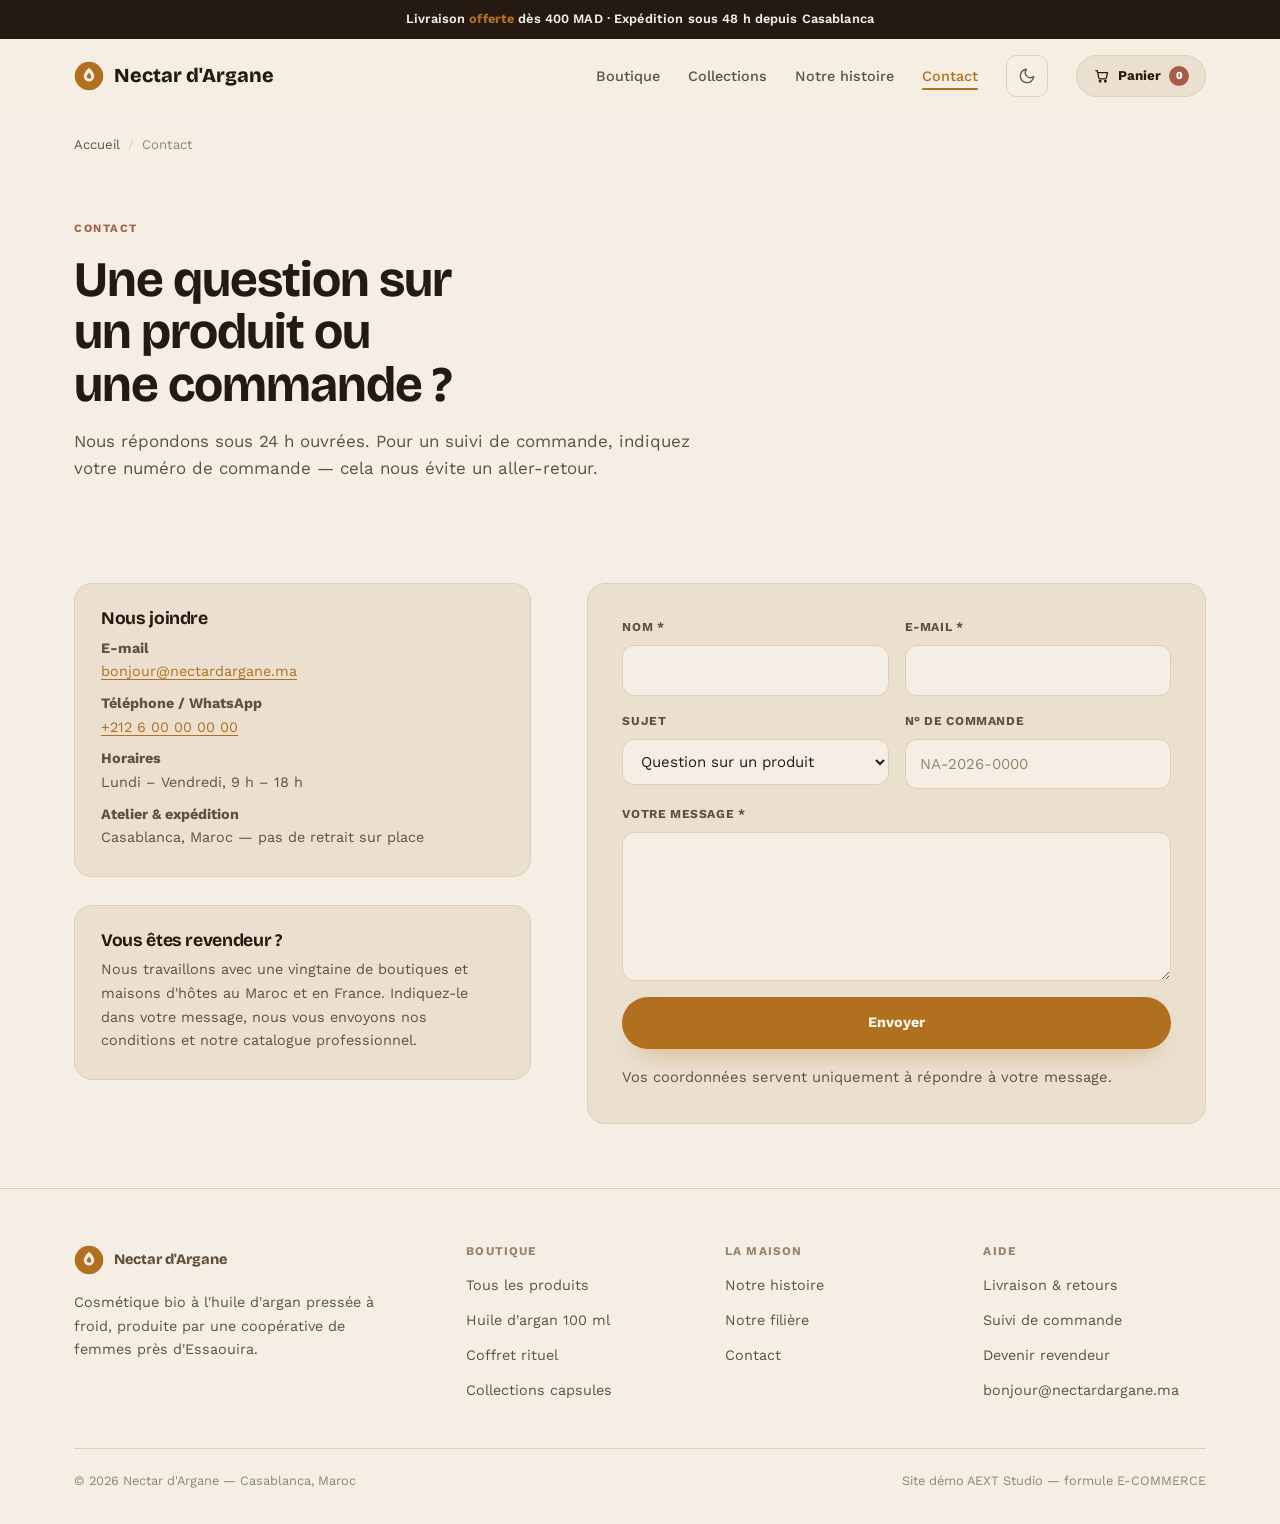
<file: contact.html>
<!DOCTYPE html>
<html lang="fr">
<head>
  <meta charset="utf-8">
  <meta name="viewport" content="width=device-width, initial-scale=1">

  <title>Contact · Nectar d&#x27;Argane</title>
  <meta name="description" content="Contacter Nectar d&#x27;Argane : questions produits, suivi de commande, retours et demandes revendeurs. Réponse sous 24 h ouvrées.">
  <meta name="robots" content="index, follow">
  <link rel="canonical" href="https://nectardargane.ma/contact.html">

  <meta name="theme-color" content="#F5EEE4" media="(prefers-color-scheme: light)">
  <meta name="theme-color" content="#1B1310" media="(prefers-color-scheme: dark)">

  <meta property="og:type" content="website">
  <meta property="og:site_name" content="Nectar d&#x27;Argane">
  <meta property="og:title" content="Contact · Nectar d&#x27;Argane">
  <meta property="og:description" content="Contacter Nectar d&#x27;Argane : questions produits, suivi de commande, retours et demandes revendeurs. Réponse sous 24 h ouvrées.">
  <meta property="og:url" content="https://nectardargane.ma/contact.html">
  <meta property="og:locale" content="fr_MA">
  <meta property="og:image" content="https://nectardargane.ma/assets/img/og-image.png">
  <meta property="og:image:width" content="1200">
  <meta property="og:image:height" content="630">
  <meta name="twitter:card" content="summary_large_image">
  <meta name="twitter:title" content="Contact · Nectar d&#x27;Argane">
  <meta name="twitter:description" content="Contacter Nectar d&#x27;Argane : questions produits, suivi de commande, retours et demandes revendeurs. Réponse sous 24 h ouvrées.">
  <meta name="twitter:image" content="https://nectardargane.ma/assets/img/og-image.png">

  <link rel="icon" href="assets/img/favicon.svg" type="image/svg+xml">
  <link rel="apple-touch-icon" href="assets/img/favicon.svg">
  <link rel="manifest" href="site.webmanifest">

  <link rel="preconnect" href="https://fonts.googleapis.com">
  <link rel="preconnect" href="https://fonts.gstatic.com" crossorigin>
  <link rel="stylesheet" href="https://fonts.googleapis.com/css2?family=Bricolage+Grotesque:opsz,wght@12..96,400;12..96,600;12..96,700;12..96,800&family=Work+Sans:wght@400;500;600;700&display=swap">

  <link rel="stylesheet" href="assets/css/base.css">
  <link rel="stylesheet" href="assets/css/theme.css">

  <script>(function(){try{var t=localStorage.getItem('aext-theme');if(t==='dark'||t==='light')document.documentElement.setAttribute('data-theme',t);}catch(e){}})();</script>
  <script type="application/ld+json">{"@context":"https://schema.org","@type":"Store","name":"Nectar d'Argane","description":"Cosmétique bio à l'huile d'argan pressée à froid, en filière équitable.","url":"https://nectardargane.ma","email":"bonjour@nectardargane.ma","telephone":"+212600000000","image":"https://nectardargane.ma/assets/img/og-image.png","priceRange":"89 - 649 MAD","currenciesAccepted":"MAD","paymentAccepted":"Carte bancaire, paiement à la livraison","address":{"@type":"PostalAddress","addressLocality":"Casablanca","addressCountry":"MA"},"areaServed":{"@type":"Country","name":"Maroc"}}</script>
  <script type="application/ld+json">{"@context":"https://schema.org","@type":"BreadcrumbList","itemListElement":[{"@type":"ListItem","position":1,"name":"Accueil","item":"https://nectardargane.ma/"},{"@type":"ListItem","position":2,"name":"Contact","item":"https://nectardargane.ma/contact.html"}]}</script>
</head>
<body>

<a class="skip-link" href="#main">Aller au contenu</a>
<div class="announce">Livraison <strong>offerte</strong> dès 400 MAD · Expédition sous 48 h depuis Casablanca</div>

<header class="site-header">
  <div class="container site-header__inner">
    <a class="brand" href="index.html" aria-label="Nectar d&#x27;Argane — accueil"><svg xmlns="http://www.w3.org/2000/svg" viewBox="0 0 40 40" width="40" height="40" role="img" aria-label="Nectar d'Argane">
  <circle cx="20" cy="20" r="19" fill="#B0701F"/>
  <path d="M20 9c4.5 4.4 7 8 7 11.4A7 7 0 0 1 13 20.4C13 17 15.5 13.4 20 9z" fill="#F5EEE4"/>
  <path d="M20 15.5c1.9 2 3 3.6 3 5.1a3 3 0 1 1-6 0c0-1.5 1.1-3.1 3-5.1z" fill="#B0701F"/>
</svg><span>Nectar d'Argane</span></a>

    <nav class="nav" aria-label="Navigation principale">
      <ul class="nav__list">
            <li><a class="nav__link" href="boutique.html">Boutique</a></li>
            <li><a class="nav__link" href="collections.html">Collections</a></li>
            <li><a class="nav__link" href="histoire.html">Notre histoire</a></li>
            <li><a class="nav__link" href="contact.html" aria-current="page">Contact</a></li>
      </ul>
      <button class="theme-toggle" data-theme-toggle type="button" aria-label="Changer de thème"><svg class="theme-toggle__moon" viewBox="0 0 24 24" fill="none" stroke="currentColor" stroke-width="1.7" stroke-linecap="round" stroke-linejoin="round" aria-hidden="true"><path d="M21 12.8A9 9 0 1 1 11.2 3a7 7 0 0 0 9.8 9.8z"/></svg><svg class="theme-toggle__sun" viewBox="0 0 24 24" fill="none" stroke="currentColor" stroke-width="1.7" stroke-linecap="round" aria-hidden="true"><circle cx="12" cy="12" r="4"/><path d="M12 2v2M12 20v2M4.9 4.9l1.4 1.4M17.7 17.7l1.4 1.4M2 12h2M20 12h2M4.9 19.1l1.4-1.4M17.7 6.3l1.4-1.4"/></svg></button>
      <a class="cart-btn" href="panier.html" data-cart-btn aria-label="Panier vide"><svg viewBox="0 0 24 24" width="17" height="17" fill="none" stroke="currentColor" stroke-width="1.8" stroke-linecap="round" stroke-linejoin="round" aria-hidden="true"><path d="M4 5h2l2.2 10.5a1.6 1.6 0 0 0 1.6 1.3h7.4a1.6 1.6 0 0 0 1.6-1.2L20.5 8H7"/><circle cx="10" cy="20" r="1.2"/><circle cx="17.5" cy="20" r="1.2"/></svg><span class="cart-btn__label">Panier</span> <span class="cart-count" data-cart-count>0</span></a>
    </nav>

    <button class="nav-toggle" data-nav-toggle type="button"
            aria-expanded="false" aria-controls="nav-drawer" aria-label="Ouvrir le menu"><svg class="nav-toggle__open" viewBox="0 0 24 24" fill="none" stroke="currentColor" stroke-width="1.8" stroke-linecap="round" aria-hidden="true"><path d="M3 6h18M3 12h18M3 18h18"/></svg><svg class="nav-toggle__close" viewBox="0 0 24 24" fill="none" stroke="currentColor" stroke-width="1.8" stroke-linecap="round" aria-hidden="true"><path d="M6 6l12 12M18 6L6 18"/></svg></button>
  </div>

  <div class="nav-drawer" id="nav-drawer" data-nav-drawer data-open="false">
        <a href="boutique.html">Boutique</a>
        <a href="collections.html">Collections</a>
        <a href="histoire.html">Notre histoire</a>
        <a href="contact.html">Contact</a>
    <a class="btn btn--primary" href="panier.html">Panier</a>
  </div>
</header>

  <div class="container section--tight" style="padding-block:20px 0">
    <nav aria-label="Fil d'ariane"><ol class="breadcrumb"><li><a href="index.html">Accueil</a></li><li>Contact</li></ol></nav>
  </div>
<main id="main">

  <section class="section--tight" style="padding-block:clamp(36px,5vw,64px) clamp(20px,3vw,36px)">
    <div class="container flow" data-reveal>
      <span class="eyebrow">Contact</span>
      <h1 style="font-size:clamp(2rem,4.2vw,3.1rem);max-width:18ch">Une question sur un produit ou une commande ?</h1>
      <p class="lede">Nous répondons sous 24 h ouvrées. Pour un suivi de commande, indiquez votre numéro de commande — cela nous évite un aller-retour.</p>
    </div>
  </section>

  <section class="section--tight">
    <div class="container">
      <div class="grid grid--split" style="--split:.85fr 1.15fr;gap:clamp(32px,5vw,56px);align-items:start">
        <div class="flow flow--lg" data-reveal>
          <div class="card">
            <div class="flow flow--sm">
              <h2 style="font-size:1.1rem">Nous joindre</h2>
              <p style="font-size:.9rem"><strong>E-mail</strong><br><a href="mailto:bonjour@nectardargane.ma" style="color:var(--accent)">bonjour@nectardargane.ma</a></p>
              <p style="font-size:.9rem"><strong>Téléphone / WhatsApp</strong><br><a href="tel:+2126000000" style="color:var(--accent)">+212 6 00 00 00 00</a></p>
              <p style="font-size:.9rem"><strong>Horaires</strong><br><span class="text-soft">Lundi – Vendredi, 9 h – 18 h</span></p>
              <p style="font-size:.9rem"><strong>Atelier &amp; expédition</strong><br><span class="text-soft">Casablanca, Maroc — pas de retrait sur place</span></p>
            </div>
          </div>
          <div class="card">
            <div class="flow flow--sm">
              <h2 style="font-size:1.1rem">Vous êtes revendeur ?</h2>
              <p style="font-size:.9rem" class="text-soft">Nous travaillons avec une vingtaine de boutiques et
                 maisons d'hôtes au Maroc et en France. Indiquez-le dans votre message, nous vous envoyons
                 nos conditions et notre catalogue professionnel.</p>
            </div>
          </div>
        </div>

        <form class="form card" data-form novalidate style="padding:clamp(24px,3vw,34px)" data-reveal>
          <div class="grid grid--2" style="--grid-gap:16px">
            <div class="field">
              <label for="nom">Nom <span aria-hidden="true">*</span></label>
              <input id="nom" name="nom" type="text" required autocomplete="name">
              <span class="field__error">Merci d'indiquer votre nom.</span>
            </div>
            <div class="field">
              <label for="email">E-mail <span aria-hidden="true">*</span></label>
              <input id="email" name="email" type="email" required autocomplete="email">
              <span class="field__error">Cette adresse e-mail semble incorrecte.</span>
            </div>
          </div>

          <div class="grid grid--2" style="--grid-gap:16px">
            <div class="field">
              <label for="sujet">Sujet</label>
              <select id="sujet" name="sujet">
                <option>Question sur un produit</option>
                <option>Suivi de commande</option>
                <option>Retour ou échange</option>
                <option>Demande revendeur</option>
                <option>Presse et partenariats</option>
                <option>Autre</option>
              </select>
            </div>
            <div class="field">
              <label for="commande">N° de commande</label>
              <input id="commande" name="commande" type="text" placeholder="NA-2026-0000">
            </div>
          </div>

          <div class="field">
            <label for="msg">Votre message <span aria-hidden="true">*</span></label>
            <textarea id="msg" name="message" rows="5" required></textarea>
            <span class="field__error">Merci d'écrire votre message.</span>
          </div>

          <div class="honeypot" aria-hidden="true">
            <label for="ct-hp">Ne pas remplir</label>
            <input id="ct-hp" name="site-web" type="text" tabindex="-1" autocomplete="off">
          </div>

          <button class="btn btn--primary btn--full" type="submit">Envoyer</button>
          <p class="form__status" role="status" aria-live="polite"></p>
          <p class="form__note">Vos coordonnées servent uniquement à répondre à votre message.</p>
        </form>
      </div>
    </div>
  </section>
</main>

<footer class="site-footer">
  <div class="container">
    <div class="site-footer__grid">
      <div class="flow">
        <a class="brand" href="index.html"><svg xmlns="http://www.w3.org/2000/svg" viewBox="0 0 40 40" width="40" height="40" role="img" aria-label="Nectar d'Argane">
  <circle cx="20" cy="20" r="19" fill="#B0701F"/>
  <path d="M20 9c4.5 4.4 7 8 7 11.4A7 7 0 0 1 13 20.4C13 17 15.5 13.4 20 9z" fill="#F5EEE4"/>
  <path d="M20 15.5c1.9 2 3 3.6 3 5.1a3 3 0 1 1-6 0c0-1.5 1.1-3.1 3-5.1z" fill="#B0701F"/>
</svg><span>Nectar d&#x27;Argane</span></a>
        <p class="text-soft" style="font-size:.9rem;max-width:34ch">Cosmétique bio à l&#x27;huile d&#x27;argan pressée à froid, produite par une coopérative de femmes près d&#x27;Essaouira.</p>
        
      </div>
      <div>
        <h4>Boutique</h4>
        <ul>
          <li><a href="boutique.html">Tous les produits</a></li>
          <li><a href="produit-huile-argan.html">Huile d&#x27;argan 100 ml</a></li>
          <li><a href="produit-coffret.html">Coffret rituel</a></li>
          <li><a href="collections.html">Collections capsules</a></li>
        </ul>
      </div>
      <div>
        <h4>La maison</h4>
        <ul>
          <li><a href="histoire.html">Notre histoire</a></li>
          <li><a href="histoire.html">Notre filière</a></li>
          <li><a href="contact.html">Contact</a></li>
        </ul>
      </div>
      <div>
        <h4>Aide</h4>
        <ul>
          <li><a href="boutique.html">Livraison &amp; retours</a></li>
          <li><a href="contact.html">Suivi de commande</a></li>
          <li><a href="contact.html">Devenir revendeur</a></li>
          <li><a href="mailto:bonjour@nectardargane.ma">bonjour@nectardargane.ma</a></li>
        </ul>
      </div>
    </div>
    <div class="site-footer__bottom">
      <span>© <span data-year>2026</span> Nectar d&#x27;Argane — Casablanca, Maroc</span>
      <span>Site démo AEXT Studio — formule E-COMMERCE</span>
    </div>
  </div>
</footer>

<script src="assets/js/main.js" defer></script>
<script src="assets/js/hero.js" defer></script>
<script src="assets/js/cart.js" defer></script>
</body>
</html>
</file>
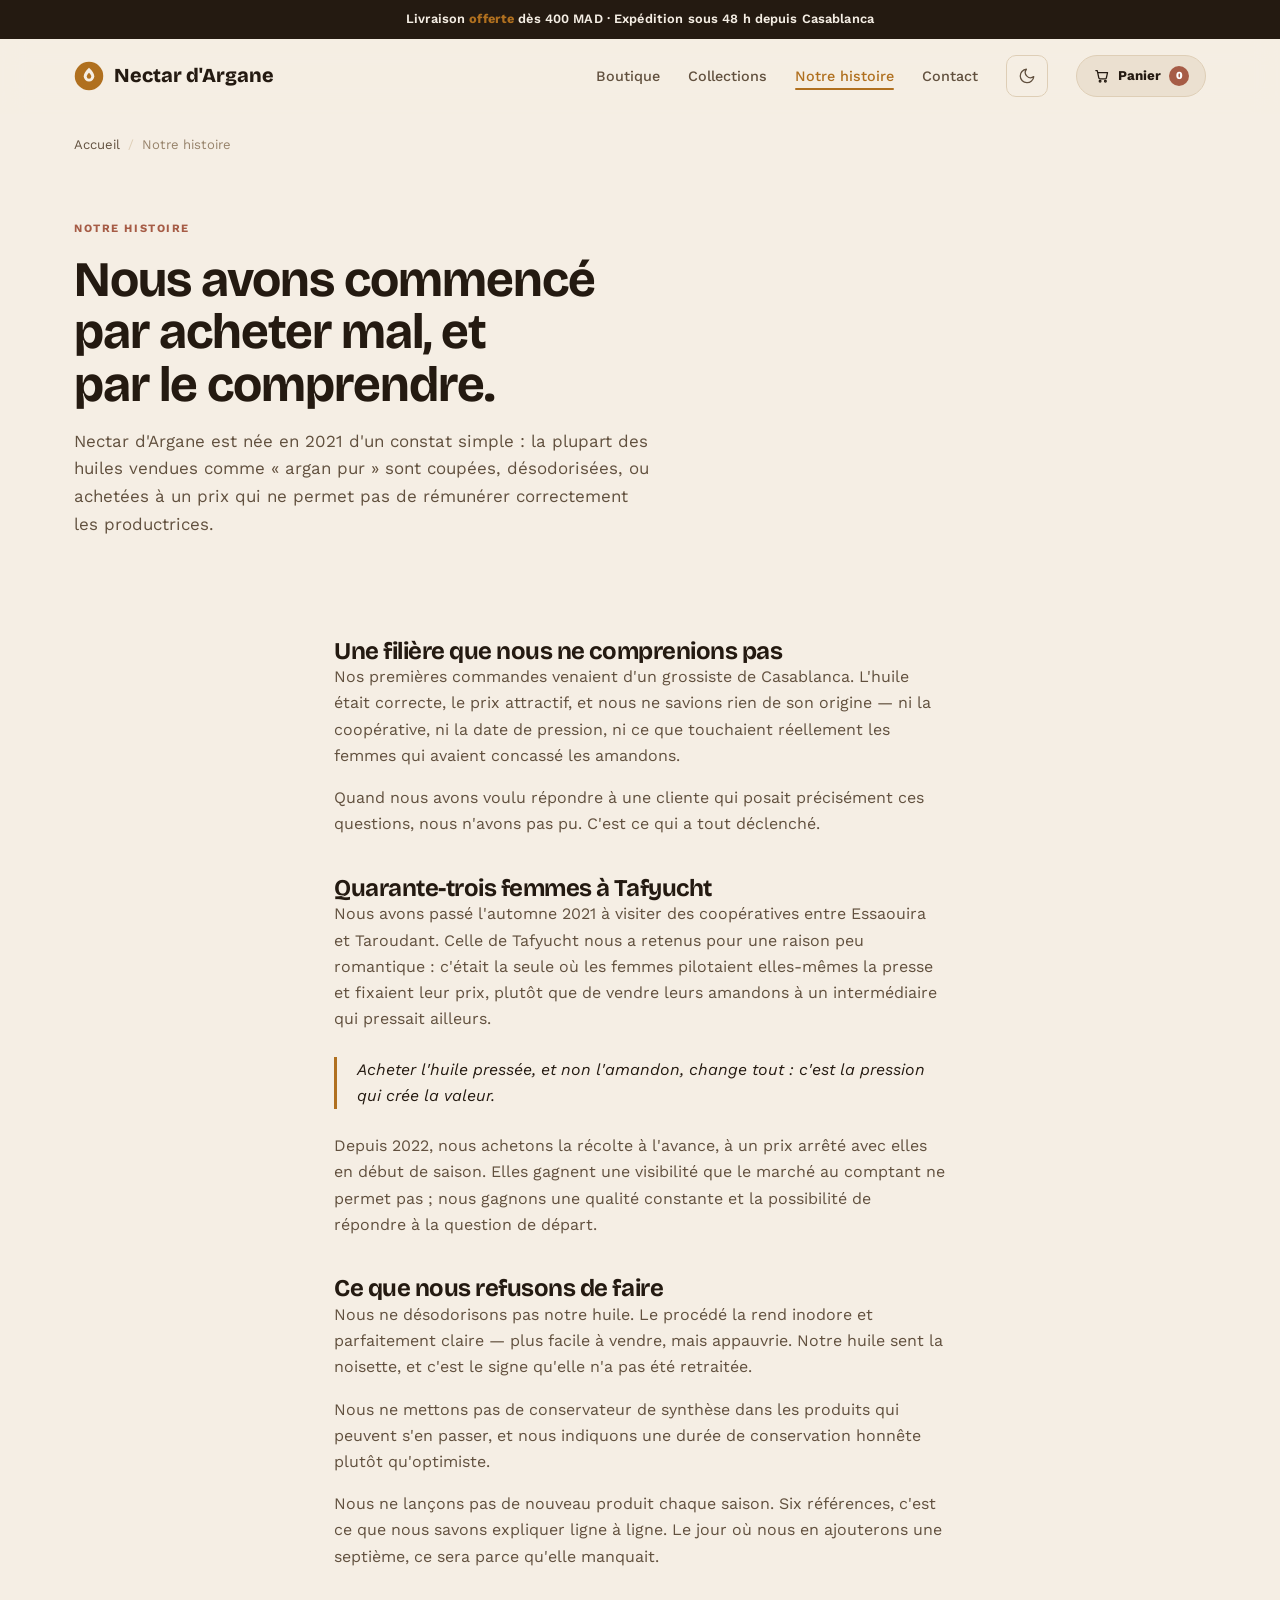
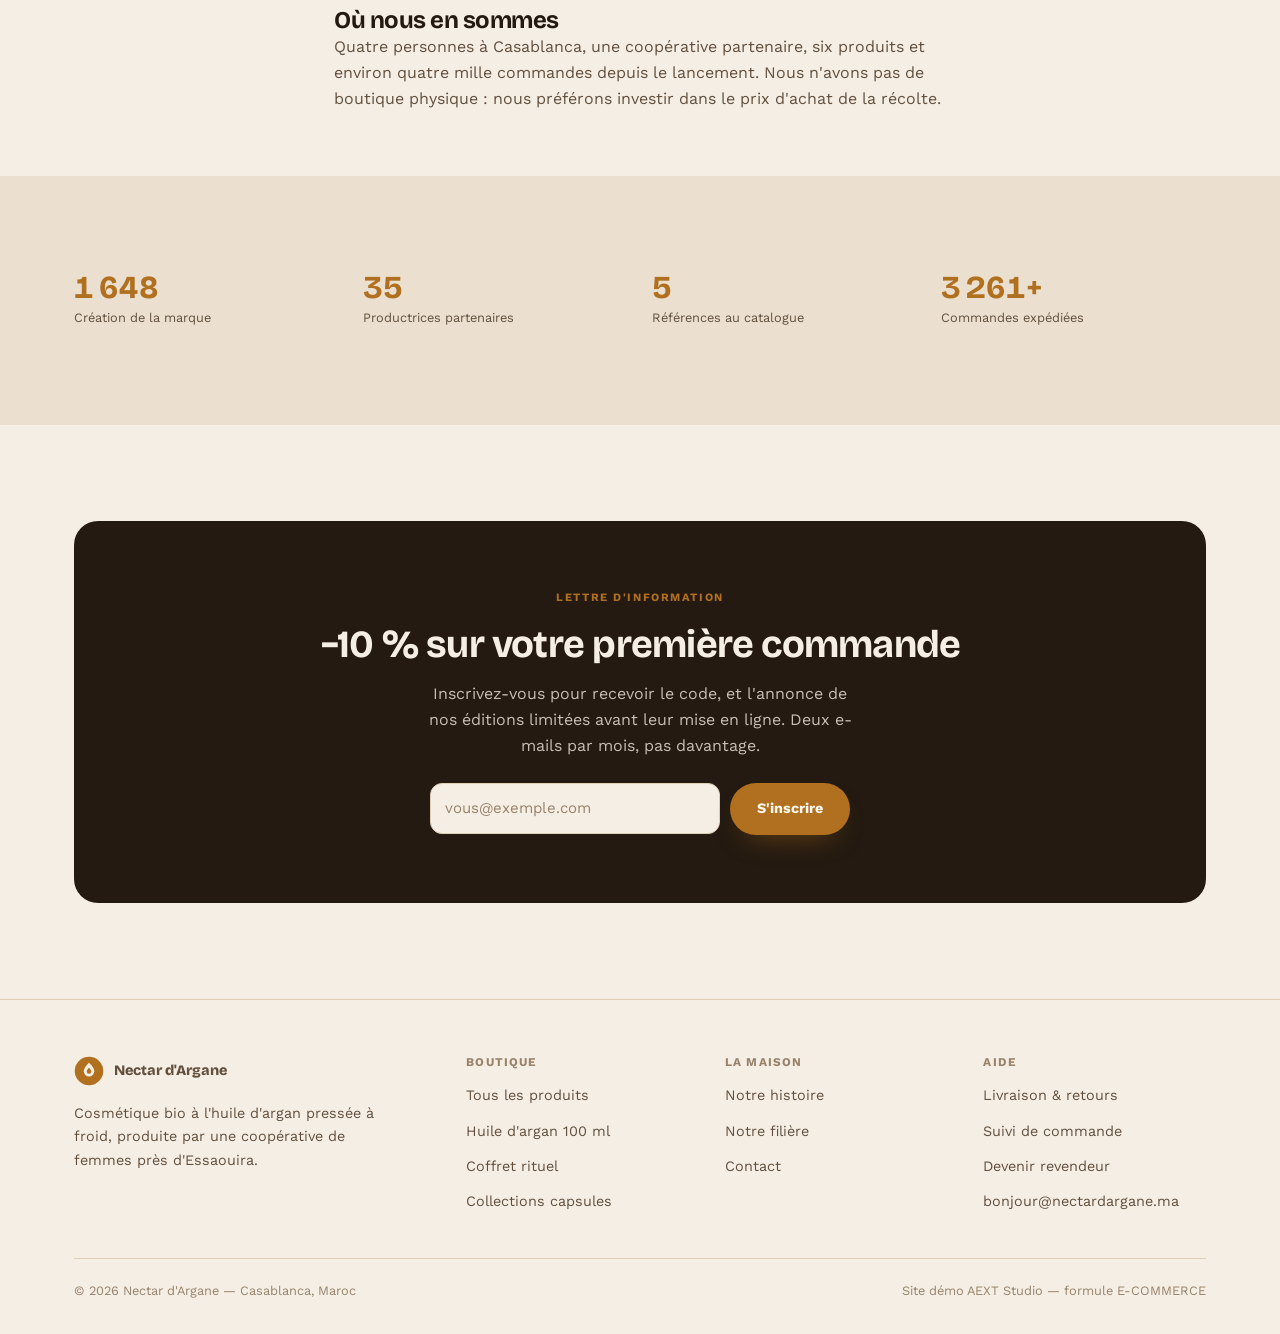
<file: histoire.html>
<!DOCTYPE html>
<html lang="fr">
<head>
  <meta charset="utf-8">
  <meta name="viewport" content="width=device-width, initial-scale=1">

  <title>Notre histoire · Nectar d&#x27;Argane</title>
  <meta name="description" content="Comment Nectar d&#x27;Argane s&#x27;est construite autour d&#x27;une coopérative de 43 femmes près d&#x27;Essaouira, et pourquoi nous refusons de désodoriser notre huile d&#x27;argan.">
  <meta name="robots" content="index, follow">
  <link rel="canonical" href="https://nectardargane.ma/histoire.html">

  <meta name="theme-color" content="#F5EEE4" media="(prefers-color-scheme: light)">
  <meta name="theme-color" content="#1B1310" media="(prefers-color-scheme: dark)">

  <meta property="og:type" content="website">
  <meta property="og:site_name" content="Nectar d&#x27;Argane">
  <meta property="og:title" content="Notre histoire · Nectar d&#x27;Argane">
  <meta property="og:description" content="Comment Nectar d&#x27;Argane s&#x27;est construite autour d&#x27;une coopérative de 43 femmes près d&#x27;Essaouira, et pourquoi nous refusons de désodoriser notre huile d&#x27;argan.">
  <meta property="og:url" content="https://nectardargane.ma/histoire.html">
  <meta property="og:locale" content="fr_MA">
  <meta property="og:image" content="https://nectardargane.ma/assets/img/og-image.png">
  <meta property="og:image:width" content="1200">
  <meta property="og:image:height" content="630">
  <meta name="twitter:card" content="summary_large_image">
  <meta name="twitter:title" content="Notre histoire · Nectar d&#x27;Argane">
  <meta name="twitter:description" content="Comment Nectar d&#x27;Argane s&#x27;est construite autour d&#x27;une coopérative de 43 femmes près d&#x27;Essaouira, et pourquoi nous refusons de désodoriser notre huile d&#x27;argan.">
  <meta name="twitter:image" content="https://nectardargane.ma/assets/img/og-image.png">

  <link rel="icon" href="assets/img/favicon.svg" type="image/svg+xml">
  <link rel="apple-touch-icon" href="assets/img/favicon.svg">
  <link rel="manifest" href="site.webmanifest">

  <link rel="preconnect" href="https://fonts.googleapis.com">
  <link rel="preconnect" href="https://fonts.gstatic.com" crossorigin>
  <link rel="stylesheet" href="https://fonts.googleapis.com/css2?family=Bricolage+Grotesque:opsz,wght@12..96,400;12..96,600;12..96,700;12..96,800&family=Work+Sans:wght@400;500;600;700&display=swap">

  <link rel="stylesheet" href="assets/css/base.css">
  <link rel="stylesheet" href="assets/css/theme.css">

  <script>(function(){try{var t=localStorage.getItem('aext-theme');if(t==='dark'||t==='light')document.documentElement.setAttribute('data-theme',t);}catch(e){}})();</script>
  <script type="application/ld+json">{"@context":"https://schema.org","@type":"Store","name":"Nectar d'Argane","description":"Cosmétique bio à l'huile d'argan pressée à froid, en filière équitable.","url":"https://nectardargane.ma","email":"bonjour@nectardargane.ma","telephone":"+212600000000","image":"https://nectardargane.ma/assets/img/og-image.png","priceRange":"89 - 649 MAD","currenciesAccepted":"MAD","paymentAccepted":"Carte bancaire, paiement à la livraison","address":{"@type":"PostalAddress","addressLocality":"Casablanca","addressCountry":"MA"},"areaServed":{"@type":"Country","name":"Maroc"}}</script>
  <script type="application/ld+json">{"@context":"https://schema.org","@type":"BreadcrumbList","itemListElement":[{"@type":"ListItem","position":1,"name":"Accueil","item":"https://nectardargane.ma/"},{"@type":"ListItem","position":2,"name":"Notre histoire","item":"https://nectardargane.ma/histoire.html"}]}</script>
</head>
<body>

<a class="skip-link" href="#main">Aller au contenu</a>
<div class="announce">Livraison <strong>offerte</strong> dès 400 MAD · Expédition sous 48 h depuis Casablanca</div>

<header class="site-header">
  <div class="container site-header__inner">
    <a class="brand" href="index.html" aria-label="Nectar d&#x27;Argane — accueil"><svg xmlns="http://www.w3.org/2000/svg" viewBox="0 0 40 40" width="40" height="40" role="img" aria-label="Nectar d'Argane">
  <circle cx="20" cy="20" r="19" fill="#B0701F"/>
  <path d="M20 9c4.5 4.4 7 8 7 11.4A7 7 0 0 1 13 20.4C13 17 15.5 13.4 20 9z" fill="#F5EEE4"/>
  <path d="M20 15.5c1.9 2 3 3.6 3 5.1a3 3 0 1 1-6 0c0-1.5 1.1-3.1 3-5.1z" fill="#B0701F"/>
</svg><span>Nectar d'Argane</span></a>

    <nav class="nav" aria-label="Navigation principale">
      <ul class="nav__list">
            <li><a class="nav__link" href="boutique.html">Boutique</a></li>
            <li><a class="nav__link" href="collections.html">Collections</a></li>
            <li><a class="nav__link" href="histoire.html" aria-current="page">Notre histoire</a></li>
            <li><a class="nav__link" href="contact.html">Contact</a></li>
      </ul>
      <button class="theme-toggle" data-theme-toggle type="button" aria-label="Changer de thème"><svg class="theme-toggle__moon" viewBox="0 0 24 24" fill="none" stroke="currentColor" stroke-width="1.7" stroke-linecap="round" stroke-linejoin="round" aria-hidden="true"><path d="M21 12.8A9 9 0 1 1 11.2 3a7 7 0 0 0 9.8 9.8z"/></svg><svg class="theme-toggle__sun" viewBox="0 0 24 24" fill="none" stroke="currentColor" stroke-width="1.7" stroke-linecap="round" aria-hidden="true"><circle cx="12" cy="12" r="4"/><path d="M12 2v2M12 20v2M4.9 4.9l1.4 1.4M17.7 17.7l1.4 1.4M2 12h2M20 12h2M4.9 19.1l1.4-1.4M17.7 6.3l1.4-1.4"/></svg></button>
      <a class="cart-btn" href="panier.html" data-cart-btn aria-label="Panier vide"><svg viewBox="0 0 24 24" width="17" height="17" fill="none" stroke="currentColor" stroke-width="1.8" stroke-linecap="round" stroke-linejoin="round" aria-hidden="true"><path d="M4 5h2l2.2 10.5a1.6 1.6 0 0 0 1.6 1.3h7.4a1.6 1.6 0 0 0 1.6-1.2L20.5 8H7"/><circle cx="10" cy="20" r="1.2"/><circle cx="17.5" cy="20" r="1.2"/></svg><span class="cart-btn__label">Panier</span> <span class="cart-count" data-cart-count>0</span></a>
    </nav>

    <button class="nav-toggle" data-nav-toggle type="button"
            aria-expanded="false" aria-controls="nav-drawer" aria-label="Ouvrir le menu"><svg class="nav-toggle__open" viewBox="0 0 24 24" fill="none" stroke="currentColor" stroke-width="1.8" stroke-linecap="round" aria-hidden="true"><path d="M3 6h18M3 12h18M3 18h18"/></svg><svg class="nav-toggle__close" viewBox="0 0 24 24" fill="none" stroke="currentColor" stroke-width="1.8" stroke-linecap="round" aria-hidden="true"><path d="M6 6l12 12M18 6L6 18"/></svg></button>
  </div>

  <div class="nav-drawer" id="nav-drawer" data-nav-drawer data-open="false">
        <a href="boutique.html">Boutique</a>
        <a href="collections.html">Collections</a>
        <a href="histoire.html">Notre histoire</a>
        <a href="contact.html">Contact</a>
    <a class="btn btn--primary" href="panier.html">Panier</a>
  </div>
</header>

  <div class="container section--tight" style="padding-block:20px 0">
    <nav aria-label="Fil d'ariane"><ol class="breadcrumb"><li><a href="index.html">Accueil</a></li><li>Notre histoire</li></ol></nav>
  </div>
<main id="main">

  <section class="section--tight" style="padding-block:clamp(36px,5vw,64px) clamp(20px,3vw,36px)">
    <div class="container flow" data-reveal>
      <span class="eyebrow">Notre histoire</span>
      <h1 style="font-size:clamp(2rem,4.2vw,3.1rem);max-width:18ch">Nous avons commencé par acheter mal, et par le comprendre.</h1>
      <p class="lede">Nectar d'Argane est née en 2021 d'un constat simple : la plupart des huiles vendues comme « argan pur » sont coupées, désodorisées, ou achetées à un prix qui ne permet pas de rémunérer correctement les productrices.</p>
    </div>
  </section>

  <section class="section--tight">
    <div class="container container--narrow prose" data-reveal>
      <h2>Une filière que nous ne comprenions pas</h2>
      <p>Nos premières commandes venaient d'un grossiste de Casablanca. L'huile était correcte, le prix attractif,
      et nous ne savions rien de son origine — ni la coopérative, ni la date de pression, ni ce que touchaient réellement
      les femmes qui avaient concassé les amandons.</p>
      <p>Quand nous avons voulu répondre à une cliente qui posait précisément ces questions, nous n'avons pas pu.
      C'est ce qui a tout déclenché.</p>

      <h2>Quarante-trois femmes à Tafyucht</h2>
      <p>Nous avons passé l'automne 2021 à visiter des coopératives entre Essaouira et Taroudant.
      Celle de Tafyucht nous a retenus pour une raison peu romantique : c'était la seule où les femmes pilotaient elles-mêmes
      la presse et fixaient leur prix, plutôt que de vendre leurs amandons à un intermédiaire qui pressait ailleurs.</p>
      <blockquote>Acheter l'huile pressée, et non l'amandon, change tout : c'est la pression qui crée la valeur.</blockquote>
      <p>Depuis 2022, nous achetons la récolte à l'avance, à un prix arrêté avec elles en début de saison.
      Elles gagnent une visibilité que le marché au comptant ne permet pas ; nous gagnons une qualité constante
      et la possibilité de répondre à la question de départ.</p>

      <h2>Ce que nous refusons de faire</h2>
      <p>Nous ne désodorisons pas notre huile. Le procédé la rend inodore et parfaitement claire — plus facile à vendre,
      mais appauvrie. Notre huile sent la noisette, et c'est le signe qu'elle n'a pas été retraitée.</p>
      <p>Nous ne mettons pas de conservateur de synthèse dans les produits qui peuvent s'en passer,
      et nous indiquons une durée de conservation honnête plutôt qu'optimiste.</p>
      <p>Nous ne lançons pas de nouveau produit chaque saison. Six références, c'est ce que nous savons expliquer
      ligne à ligne. Le jour où nous en ajouterons une septième, ce sera parce qu'elle manquait.</p>

      <h2>Où nous en sommes</h2>
      <p>Quatre personnes à Casablanca, une coopérative partenaire, six produits et environ quatre mille commandes
      depuis le lancement. Nous n'avons pas de boutique physique : nous préférons investir dans le prix d'achat de la récolte.</p>
    </div>
  </section>

  <section class="section surface">
    <div class="container">
      <div class="grid grid--4" style="--grid-gap:24px">
        <div class="stat" data-reveal><span class="stat__value" data-count-to="2021">2021</span><span class="stat__label">Création de la marque</span></div>
        <div class="stat" data-reveal><span class="stat__value" data-count-to="43">43</span><span class="stat__label">Productrices partenaires</span></div>
        <div class="stat" data-reveal><span class="stat__value" data-count-to="6">6</span><span class="stat__label">Références au catalogue</span></div>
        <div class="stat" data-reveal><span class="stat__value" data-count-to="4000" data-count-suffix="+">4000+</span><span class="stat__label">Commandes expédiées</span></div>
      </div>
    </div>
  </section>


  <section class="section">
    <div class="container">
      <div class="cta-band" data-reveal>
        <div class="flow" style="align-items:center">
          <span class="eyebrow" style="color:var(--accent)">Lettre d'information</span>
          <h2 style="font-size:clamp(1.7rem,3.2vw,2.4rem)">−10 % sur votre première commande</h2>
          <p style="max-width:44ch">Inscrivez-vous pour recevoir le code, et l'annonce de nos éditions limitées
             avant leur mise en ligne. Deux e-mails par mois, pas davantage.</p>
          <form class="form" data-form novalidate style="max-width:420px;width:100%;margin-top:8px">
            <div class="cluster" style="--cluster-gap:10px;flex-wrap:nowrap;align-items:flex-start">
              <div class="field" style="flex:1">
                <label class="visually-hidden" for="nl-mail">Votre adresse e-mail</label>
                <input id="nl-mail" name="email" type="email" required placeholder="vous@exemple.com"
                       style="background:var(--ground)">
                <span class="field__error">Merci d'indiquer une adresse e-mail valide.</span>
              </div>
              <button class="btn btn--primary" type="submit">S'inscrire</button>
            </div>
            <div class="honeypot" aria-hidden="true">
              <label for="nl-hp">Ne pas remplir</label>
              <input id="nl-hp" name="site-web" type="text" tabindex="-1" autocomplete="off">
            </div>
            <p class="form__status" role="status" aria-live="polite"></p>
          </form>
        </div>
      </div>
    </div>
  </section>
</main>

<footer class="site-footer">
  <div class="container">
    <div class="site-footer__grid">
      <div class="flow">
        <a class="brand" href="index.html"><svg xmlns="http://www.w3.org/2000/svg" viewBox="0 0 40 40" width="40" height="40" role="img" aria-label="Nectar d'Argane">
  <circle cx="20" cy="20" r="19" fill="#B0701F"/>
  <path d="M20 9c4.5 4.4 7 8 7 11.4A7 7 0 0 1 13 20.4C13 17 15.5 13.4 20 9z" fill="#F5EEE4"/>
  <path d="M20 15.5c1.9 2 3 3.6 3 5.1a3 3 0 1 1-6 0c0-1.5 1.1-3.1 3-5.1z" fill="#B0701F"/>
</svg><span>Nectar d&#x27;Argane</span></a>
        <p class="text-soft" style="font-size:.9rem;max-width:34ch">Cosmétique bio à l&#x27;huile d&#x27;argan pressée à froid, produite par une coopérative de femmes près d&#x27;Essaouira.</p>
        
      </div>
      <div>
        <h4>Boutique</h4>
        <ul>
          <li><a href="boutique.html">Tous les produits</a></li>
          <li><a href="produit-huile-argan.html">Huile d&#x27;argan 100 ml</a></li>
          <li><a href="produit-coffret.html">Coffret rituel</a></li>
          <li><a href="collections.html">Collections capsules</a></li>
        </ul>
      </div>
      <div>
        <h4>La maison</h4>
        <ul>
          <li><a href="histoire.html">Notre histoire</a></li>
          <li><a href="histoire.html">Notre filière</a></li>
          <li><a href="contact.html">Contact</a></li>
        </ul>
      </div>
      <div>
        <h4>Aide</h4>
        <ul>
          <li><a href="boutique.html">Livraison &amp; retours</a></li>
          <li><a href="contact.html">Suivi de commande</a></li>
          <li><a href="contact.html">Devenir revendeur</a></li>
          <li><a href="mailto:bonjour@nectardargane.ma">bonjour@nectardargane.ma</a></li>
        </ul>
      </div>
    </div>
    <div class="site-footer__bottom">
      <span>© <span data-year>2026</span> Nectar d&#x27;Argane — Casablanca, Maroc</span>
      <span>Site démo AEXT Studio — formule E-COMMERCE</span>
    </div>
  </div>
</footer>

<script src="assets/js/main.js" defer></script>
<script src="assets/js/hero.js" defer></script>
<script src="assets/js/cart.js" defer></script>
</body>
</html>
</file>
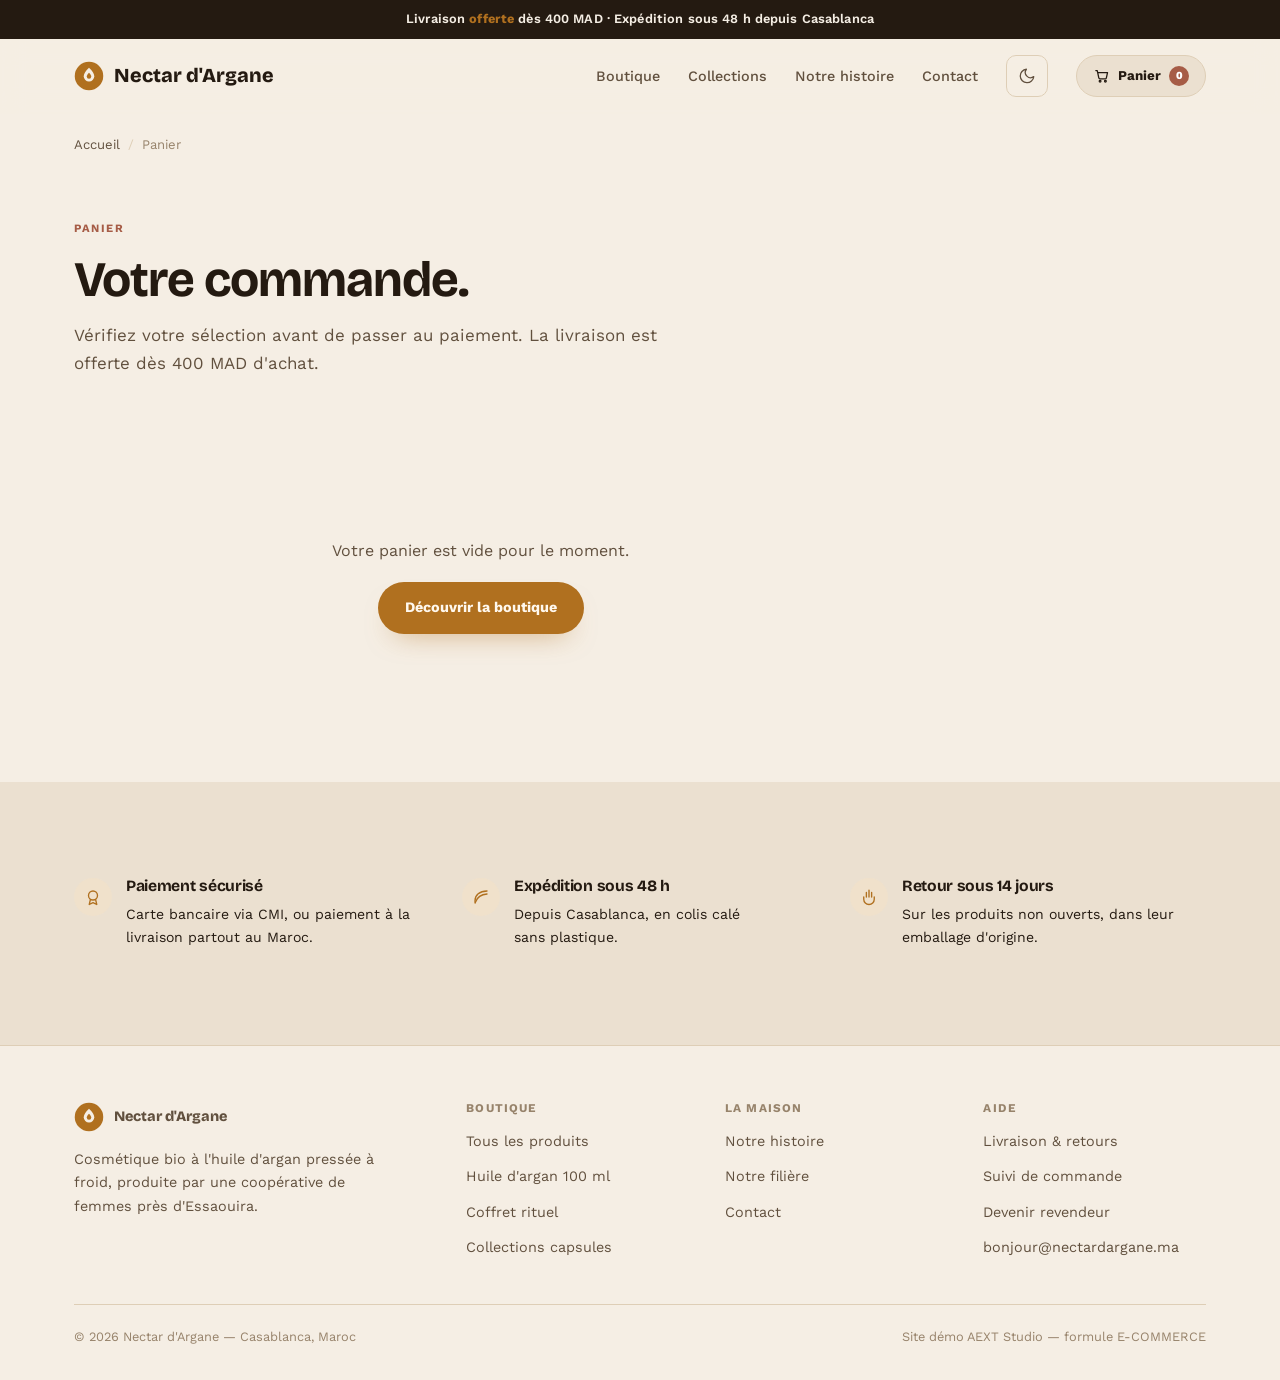
<file: panier.html>
<!DOCTYPE html>
<html lang="fr">
<head>
  <meta charset="utf-8">
  <meta name="viewport" content="width=device-width, initial-scale=1">

  <title>Panier · Nectar d&#x27;Argane</title>
  <meta name="description" content="Votre panier Nectar d&#x27;Argane : récapitulatif de commande, frais de livraison et paiement sécurisé.">
  <meta name="robots" content="index, follow">
  <link rel="canonical" href="https://nectardargane.ma/panier.html">

  <meta name="theme-color" content="#F5EEE4" media="(prefers-color-scheme: light)">
  <meta name="theme-color" content="#1B1310" media="(prefers-color-scheme: dark)">

  <meta property="og:type" content="website">
  <meta property="og:site_name" content="Nectar d&#x27;Argane">
  <meta property="og:title" content="Panier · Nectar d&#x27;Argane">
  <meta property="og:description" content="Votre panier Nectar d&#x27;Argane : récapitulatif de commande, frais de livraison et paiement sécurisé.">
  <meta property="og:url" content="https://nectardargane.ma/panier.html">
  <meta property="og:locale" content="fr_MA">
  <meta property="og:image" content="https://nectardargane.ma/assets/img/og-image.png">
  <meta property="og:image:width" content="1200">
  <meta property="og:image:height" content="630">
  <meta name="twitter:card" content="summary_large_image">
  <meta name="twitter:title" content="Panier · Nectar d&#x27;Argane">
  <meta name="twitter:description" content="Votre panier Nectar d&#x27;Argane : récapitulatif de commande, frais de livraison et paiement sécurisé.">
  <meta name="twitter:image" content="https://nectardargane.ma/assets/img/og-image.png">

  <link rel="icon" href="assets/img/favicon.svg" type="image/svg+xml">
  <link rel="apple-touch-icon" href="assets/img/favicon.svg">
  <link rel="manifest" href="site.webmanifest">

  <link rel="preconnect" href="https://fonts.googleapis.com">
  <link rel="preconnect" href="https://fonts.gstatic.com" crossorigin>
  <link rel="stylesheet" href="https://fonts.googleapis.com/css2?family=Bricolage+Grotesque:opsz,wght@12..96,400;12..96,600;12..96,700;12..96,800&family=Work+Sans:wght@400;500;600;700&display=swap">

  <link rel="stylesheet" href="assets/css/base.css">
  <link rel="stylesheet" href="assets/css/theme.css">

  <script>(function(){try{var t=localStorage.getItem('aext-theme');if(t==='dark'||t==='light')document.documentElement.setAttribute('data-theme',t);}catch(e){}})();</script>
  <script type="application/ld+json">{"@context":"https://schema.org","@type":"Store","name":"Nectar d'Argane","description":"Cosmétique bio à l'huile d'argan pressée à froid, en filière équitable.","url":"https://nectardargane.ma","email":"bonjour@nectardargane.ma","telephone":"+212600000000","image":"https://nectardargane.ma/assets/img/og-image.png","priceRange":"89 - 649 MAD","currenciesAccepted":"MAD","paymentAccepted":"Carte bancaire, paiement à la livraison","address":{"@type":"PostalAddress","addressLocality":"Casablanca","addressCountry":"MA"},"areaServed":{"@type":"Country","name":"Maroc"}}</script>
  <script type="application/ld+json">{"@context":"https://schema.org","@type":"BreadcrumbList","itemListElement":[{"@type":"ListItem","position":1,"name":"Accueil","item":"https://nectardargane.ma/"},{"@type":"ListItem","position":2,"name":"Panier","item":"https://nectardargane.ma/panier.html"}]}</script>
</head>
<body>

<a class="skip-link" href="#main">Aller au contenu</a>
<div class="announce">Livraison <strong>offerte</strong> dès 400 MAD · Expédition sous 48 h depuis Casablanca</div>

<header class="site-header">
  <div class="container site-header__inner">
    <a class="brand" href="index.html" aria-label="Nectar d&#x27;Argane — accueil"><svg xmlns="http://www.w3.org/2000/svg" viewBox="0 0 40 40" width="40" height="40" role="img" aria-label="Nectar d'Argane">
  <circle cx="20" cy="20" r="19" fill="#B0701F"/>
  <path d="M20 9c4.5 4.4 7 8 7 11.4A7 7 0 0 1 13 20.4C13 17 15.5 13.4 20 9z" fill="#F5EEE4"/>
  <path d="M20 15.5c1.9 2 3 3.6 3 5.1a3 3 0 1 1-6 0c0-1.5 1.1-3.1 3-5.1z" fill="#B0701F"/>
</svg><span>Nectar d'Argane</span></a>

    <nav class="nav" aria-label="Navigation principale">
      <ul class="nav__list">
            <li><a class="nav__link" href="boutique.html">Boutique</a></li>
            <li><a class="nav__link" href="collections.html">Collections</a></li>
            <li><a class="nav__link" href="histoire.html">Notre histoire</a></li>
            <li><a class="nav__link" href="contact.html">Contact</a></li>
      </ul>
      <button class="theme-toggle" data-theme-toggle type="button" aria-label="Changer de thème"><svg class="theme-toggle__moon" viewBox="0 0 24 24" fill="none" stroke="currentColor" stroke-width="1.7" stroke-linecap="round" stroke-linejoin="round" aria-hidden="true"><path d="M21 12.8A9 9 0 1 1 11.2 3a7 7 0 0 0 9.8 9.8z"/></svg><svg class="theme-toggle__sun" viewBox="0 0 24 24" fill="none" stroke="currentColor" stroke-width="1.7" stroke-linecap="round" aria-hidden="true"><circle cx="12" cy="12" r="4"/><path d="M12 2v2M12 20v2M4.9 4.9l1.4 1.4M17.7 17.7l1.4 1.4M2 12h2M20 12h2M4.9 19.1l1.4-1.4M17.7 6.3l1.4-1.4"/></svg></button>
      <a class="cart-btn" href="panier.html" data-cart-btn aria-label="Panier vide"><svg viewBox="0 0 24 24" width="17" height="17" fill="none" stroke="currentColor" stroke-width="1.8" stroke-linecap="round" stroke-linejoin="round" aria-hidden="true"><path d="M4 5h2l2.2 10.5a1.6 1.6 0 0 0 1.6 1.3h7.4a1.6 1.6 0 0 0 1.6-1.2L20.5 8H7"/><circle cx="10" cy="20" r="1.2"/><circle cx="17.5" cy="20" r="1.2"/></svg><span class="cart-btn__label">Panier</span> <span class="cart-count" data-cart-count>0</span></a>
    </nav>

    <button class="nav-toggle" data-nav-toggle type="button"
            aria-expanded="false" aria-controls="nav-drawer" aria-label="Ouvrir le menu"><svg class="nav-toggle__open" viewBox="0 0 24 24" fill="none" stroke="currentColor" stroke-width="1.8" stroke-linecap="round" aria-hidden="true"><path d="M3 6h18M3 12h18M3 18h18"/></svg><svg class="nav-toggle__close" viewBox="0 0 24 24" fill="none" stroke="currentColor" stroke-width="1.8" stroke-linecap="round" aria-hidden="true"><path d="M6 6l12 12M18 6L6 18"/></svg></button>
  </div>

  <div class="nav-drawer" id="nav-drawer" data-nav-drawer data-open="false">
        <a href="boutique.html">Boutique</a>
        <a href="collections.html">Collections</a>
        <a href="histoire.html">Notre histoire</a>
        <a href="contact.html">Contact</a>
    <a class="btn btn--primary" href="panier.html">Panier</a>
  </div>
</header>

  <div class="container section--tight" style="padding-block:20px 0">
    <nav aria-label="Fil d'ariane"><ol class="breadcrumb"><li><a href="index.html">Accueil</a></li><li>Panier</li></ol></nav>
  </div>
<main id="main">

  <section class="section--tight" style="padding-block:clamp(36px,5vw,64px) clamp(20px,3vw,36px)">
    <div class="container flow" data-reveal>
      <span class="eyebrow">Panier</span>
      <h1 style="font-size:clamp(2rem,4.2vw,3.1rem);max-width:18ch">Votre commande.</h1>
      <p class="lede">Vérifiez votre sélection avant de passer au paiement. La livraison est offerte dès 400 MAD d'achat.</p>
    </div>
  </section>

  <section class="section--tight" style="padding-bottom:clamp(48px,7vw,88px)">
    <div class="container">
      <div class="grid grid--split" style="--split:1.5fr .5fr;gap:clamp(28px,4vw,48px);align-items:start">
        <div data-cart-list></div>

        <aside class="cart-summary" data-cart-summary>
          <h2 style="font-size:1.1rem;margin-bottom:10px">Récapitulatif</h2>
          <div data-cart-totals></div>
          <button class="btn btn--primary btn--full" type="button" data-checkout style="margin-top:18px">
            Passer au paiement
          </button>
          <button class="btn btn--quiet btn--full btn--sm" type="button" data-cart-clear style="margin-top:10px">
            Vider le panier
          </button>
          <p class="form__note" style="margin-top:14px">
            Démonstration : le tunnel de paiement est branché à la mise en production
            (CMI, Stripe ou paiement à la livraison selon votre choix).
          </p>
        </aside>
      </div>
    </div>
  </section>

  <section class="section surface">
    <div class="container">
      <div class="grid grid--3" style="--grid-gap:32px">
        <div class="promise" data-reveal>
          <span class="promise__mark"><svg viewBox="0 0 24 24" fill="none" stroke="currentColor" stroke-width="1.8" stroke-linecap="round" stroke-linejoin="round"><circle cx="12" cy="10" r="6"/><path d="M8.5 15.5 7 22l5-2.5L17 22l-1.5-6.5"/></svg></span>
          <div class="flow flow--sm"><h3 style="font-size:.98rem">Paiement sécurisé</h3><p style="font-size:.88rem">Carte bancaire via CMI, ou paiement à la livraison partout au Maroc.</p></div>
        </div>
        <div class="promise" data-reveal>
          <span class="promise__mark"><svg viewBox="0 0 24 24" fill="none" stroke="currentColor" stroke-width="1.8" stroke-linecap="round" stroke-linejoin="round"><path d="M20 4C10 4 4 9.5 4 17c0 1 .1 2 .3 3"/><path d="M4.5 19C7 12 12.5 8.5 20 8"/></svg></span>
          <div class="flow flow--sm"><h3 style="font-size:.98rem">Expédition sous 48 h</h3><p style="font-size:.88rem">Depuis Casablanca, en colis calé sans plastique.</p></div>
        </div>
        <div class="promise" data-reveal>
          <span class="promise__mark"><svg viewBox="0 0 24 24" fill="none" stroke="currentColor" stroke-width="1.8" stroke-linecap="round" stroke-linejoin="round"><path d="M12 3v9M8.5 6v6M15.5 6v6"/><path d="M5 12v3a7 7 0 0 0 14 0v-3"/></svg></span>
          <div class="flow flow--sm"><h3 style="font-size:.98rem">Retour sous 14 jours</h3><p style="font-size:.88rem">Sur les produits non ouverts, dans leur emballage d'origine.</p></div>
        </div>
      </div>
    </div>
  </section>
</main>

<footer class="site-footer">
  <div class="container">
    <div class="site-footer__grid">
      <div class="flow">
        <a class="brand" href="index.html"><svg xmlns="http://www.w3.org/2000/svg" viewBox="0 0 40 40" width="40" height="40" role="img" aria-label="Nectar d'Argane">
  <circle cx="20" cy="20" r="19" fill="#B0701F"/>
  <path d="M20 9c4.5 4.4 7 8 7 11.4A7 7 0 0 1 13 20.4C13 17 15.5 13.4 20 9z" fill="#F5EEE4"/>
  <path d="M20 15.5c1.9 2 3 3.6 3 5.1a3 3 0 1 1-6 0c0-1.5 1.1-3.1 3-5.1z" fill="#B0701F"/>
</svg><span>Nectar d&#x27;Argane</span></a>
        <p class="text-soft" style="font-size:.9rem;max-width:34ch">Cosmétique bio à l&#x27;huile d&#x27;argan pressée à froid, produite par une coopérative de femmes près d&#x27;Essaouira.</p>
        
      </div>
      <div>
        <h4>Boutique</h4>
        <ul>
          <li><a href="boutique.html">Tous les produits</a></li>
          <li><a href="produit-huile-argan.html">Huile d&#x27;argan 100 ml</a></li>
          <li><a href="produit-coffret.html">Coffret rituel</a></li>
          <li><a href="collections.html">Collections capsules</a></li>
        </ul>
      </div>
      <div>
        <h4>La maison</h4>
        <ul>
          <li><a href="histoire.html">Notre histoire</a></li>
          <li><a href="histoire.html">Notre filière</a></li>
          <li><a href="contact.html">Contact</a></li>
        </ul>
      </div>
      <div>
        <h4>Aide</h4>
        <ul>
          <li><a href="boutique.html">Livraison &amp; retours</a></li>
          <li><a href="contact.html">Suivi de commande</a></li>
          <li><a href="contact.html">Devenir revendeur</a></li>
          <li><a href="mailto:bonjour@nectardargane.ma">bonjour@nectardargane.ma</a></li>
        </ul>
      </div>
    </div>
    <div class="site-footer__bottom">
      <span>© <span data-year>2026</span> Nectar d&#x27;Argane — Casablanca, Maroc</span>
      <span>Site démo AEXT Studio — formule E-COMMERCE</span>
    </div>
  </div>
</footer>

<script src="assets/js/main.js" defer></script>
<script src="assets/js/hero.js" defer></script>
<script src="assets/js/cart.js" defer></script>
</body>
</html>
</file>
<file: assets/css/base.css>
/* ==========================================================================
   base.css — socle structurel commun (AEXT Studio)
   Ne contient AUCUNE couleur en dur : tout passe par les tokens de theme.css
   Ordre des couches : reset → layout → components → utilities
   ========================================================================== */
@layer reset, layout, components, utilities;

/* ---------- RESET ---------------------------------------------------- */
@layer reset {
  *, *::before, *::after { box-sizing: border-box; }
  * { margin: 0; }

  html {
    -webkit-text-size-adjust: 100%;
    scroll-behavior: smooth;
    scroll-padding-top: var(--header-h, 72px);
  }

  body {
    min-height: 100svh;
    font-family: var(--font-body);
    font-size: var(--fs-base);
    line-height: var(--lh-body);
    color: var(--ink);
    background: var(--ground);
    -webkit-font-smoothing: antialiased;
    text-rendering: optimizeLegibility;
  }

  img, picture, svg, video, canvas { display: block; max-width: 100%; }
  input, button, textarea, select { font: inherit; color: inherit; }
  button { background: none; border: none; cursor: pointer; }

  h1, h2, h3, h4 {
    font-family: var(--font-display);
    font-weight: var(--fw-display);
    line-height: var(--lh-display);
    letter-spacing: var(--ls-display);
    text-wrap: balance;
    color: var(--ink);
  }
  p, li { text-wrap: pretty; }

  a { color: inherit; text-decoration-thickness: 1px; text-underline-offset: 3px; }

  :focus-visible {
    outline: 2px solid var(--focus, var(--accent));
    outline-offset: 3px;
    border-radius: 2px;
  }

  ::selection { background: var(--accent); color: var(--on-accent); }

  @media (prefers-reduced-motion: reduce) {
    html { scroll-behavior: auto; }
    *, *::before, *::after {
      animation-duration: .01ms !important;
      animation-iteration-count: 1 !important;
      transition-duration: .01ms !important;
    }
  }
}

/* ---------- LAYOUT ---------------------------------------------------- */
@layer layout {
  .container {
    width: 100%;
    max-width: var(--measure-wide, 1160px);
    margin-inline: auto;
    padding-inline: var(--gutter, 24px);
  }
  .container--narrow { max-width: var(--measure-narrow, 760px); }

  .section { padding-block: var(--section-y, clamp(56px, 8vw, 104px)); }
  .section--tight { padding-block: clamp(36px, 5vw, 64px); }

  /* Flow : espacement vertical géré par le parent, jamais par les marges */
  .flow { display: flex; flex-direction: column; gap: var(--flow-gap, 1rem); }
  .flow--lg { --flow-gap: 1.75rem; }
  .flow--sm { --flow-gap: .5rem; }

  .cluster {
    display: flex; flex-wrap: wrap;
    gap: var(--cluster-gap, 12px);
    align-items: var(--cluster-align, center);
  }

  .grid { display: grid; gap: var(--grid-gap, 20px); }
  .grid--2 { grid-template-columns: repeat(2, minmax(0, 1fr)); }
  .grid--3 { grid-template-columns: repeat(3, minmax(0, 1fr)); }
  .grid--4 { grid-template-columns: repeat(4, minmax(0, 1fr)); }
  .grid--split { grid-template-columns: var(--split, 1fr 1fr); align-items: center; }

  @media (max-width: 960px) {
    .grid--4 { grid-template-columns: repeat(2, minmax(0, 1fr)); }
    .grid--3 { grid-template-columns: repeat(2, minmax(0, 1fr)); }
    .grid--split { grid-template-columns: 1fr; }
  }
  @media (max-width: 620px) {
    .grid--2, .grid--3, .grid--4 { grid-template-columns: minmax(0, 1fr); }
  }

  /* Le contenu large scrolle dans son conteneur, jamais le body */
  .scroll-x { overflow-x: auto; -webkit-overflow-scrolling: touch; }
}

/* ---------- COMPONENTS ------------------------------------------------ */
@layer components {

  /* Accès clavier */
  .skip-link {
    position: absolute; left: 12px; top: -100px; z-index: 999;
    background: var(--ink); color: var(--ground);
    padding: 10px 16px; border-radius: var(--radius-sm);
    transition: top .18s ease;
  }
  .skip-link:focus-visible { top: 12px; }

  /* --- En-tête --- */
  .site-header {
    position: sticky; top: 0; z-index: 100;
    background: color-mix(in srgb, var(--ground) 86%, transparent);
    backdrop-filter: blur(12px);
    border-bottom: 1px solid transparent;
    transition: border-color .25s ease, background .25s ease;
  }
  .site-header[data-scrolled="true"] {
    border-bottom-color: var(--line);
    background: color-mix(in srgb, var(--ground) 94%, transparent);
  }
  .site-header__inner {
    display: flex; align-items: center; justify-content: space-between;
    gap: 20px; min-height: var(--header-h, 72px);
  }

  .brand {
    display: inline-flex; align-items: center; gap: 10px;
    font-family: var(--font-display);
    font-weight: var(--fw-brand, 700);
    font-size: var(--fs-brand, 1.15rem);
    letter-spacing: var(--ls-brand, 0);
    text-decoration: none; color: var(--ink);
  }
  .brand svg, .brand img { width: var(--brand-mark, 30px); height: var(--brand-mark, 30px); flex: none; }

  .nav { display: flex; align-items: center; gap: var(--nav-gap, 28px); }
  .nav__list { display: flex; align-items: center; gap: var(--nav-gap, 28px); list-style: none; padding: 0; }
  .nav__link {
    text-decoration: none; color: var(--ink-soft);
    font-size: var(--fs-nav, .9rem); font-weight: 500;
    padding-block: 6px; position: relative;
    transition: color .18s ease;
  }
  .nav__link:hover { color: var(--ink); }
  .nav__link[aria-current="page"] { color: var(--accent); }
  .nav__link[aria-current="page"]::after {
    content: ""; position: absolute; left: 0; right: 0; bottom: 0;
    height: 2px; background: var(--accent); border-radius: 2px;
  }

  .nav-toggle {
    display: none; width: 42px; height: 42px;
    border: 1px solid var(--line); border-radius: var(--radius-sm);
    align-items: center; justify-content: center; color: var(--ink);
  }
  .nav-toggle svg { width: 20px; height: 20px; }
  .nav-toggle__close { display: none; }
  .nav-toggle[aria-expanded="true"] .nav-toggle__open { display: none; }
  .nav-toggle[aria-expanded="true"] .nav-toggle__close { display: block; }

  .nav-drawer {
    display: none; flex-direction: column;
    padding: 8px var(--gutter, 24px) 24px;
    border-top: 1px solid var(--line);
  }
  .nav-drawer[data-open="true"] { display: flex; }
  .nav-drawer a {
    padding: 14px 0; text-decoration: none; color: var(--ink);
    border-bottom: 1px solid var(--line); font-size: 1rem;
  }
  .nav-drawer .btn { margin-top: 18px; text-align: center; border-bottom: none; }

  @media (max-width: 900px) {
    .nav__list, .nav .btn { display: none; }
    .nav-toggle { display: inline-flex; }
  }

  /* --- Boutons --- */
  .btn {
    display: inline-flex; align-items: center; justify-content: center; gap: 8px;
    padding: var(--btn-py, 13px) var(--btn-px, 26px);
    border-radius: var(--radius-btn, var(--radius-sm));
    font-family: var(--font-ui, var(--font-body));
    font-weight: var(--fw-btn, 600);
    font-size: var(--fs-btn, .92rem);
    letter-spacing: var(--ls-btn, 0);
    text-transform: var(--tt-btn, none);
    text-decoration: none; white-space: nowrap;
    border: 1px solid transparent;
    transition: transform .18s ease, background .18s ease, color .18s ease, border-color .18s ease, box-shadow .18s ease;
  }
  .btn:hover { transform: translateY(-2px); }
  .btn:active { transform: translateY(0); }

  .btn--primary { background: var(--accent); color: var(--on-accent); box-shadow: var(--shadow-btn, none); }
  .btn--primary:hover { background: var(--accent-hover, var(--accent)); }

  .btn--ghost { border-color: var(--ink); color: var(--ink); }
  .btn--ghost:hover { background: var(--ink); color: var(--ground); }

  .btn--quiet { border-color: var(--line); color: var(--ink); background: var(--surface); }
  .btn--quiet:hover { border-color: var(--accent); color: var(--accent); }

  .btn--full { width: 100%; }
  .btn--sm { --btn-py: 9px; --btn-px: 18px; --fs-btn: .82rem; }

  /* --- Typographie de section --- */
  .eyebrow {
    display: inline-block;
    font-family: var(--font-ui, var(--font-body));
    font-size: var(--fs-eyebrow, .72rem);
    font-weight: 700;
    letter-spacing: var(--ls-eyebrow, .14em);
    text-transform: uppercase;
    color: var(--accent-quiet, var(--accent));
  }
  .section-head { max-width: 62ch; }
  .section-head h2 { font-size: var(--fs-h2, clamp(1.65rem, 3vw, 2.35rem)); }
  .section-head p { color: var(--ink-soft); max-width: 58ch; }

  .lede { font-size: var(--fs-lede, 1.06rem); color: var(--ink-soft); max-width: 56ch; }
  .prose { max-width: 66ch; color: var(--ink-soft); }
  .prose h2, .prose h3 { color: var(--ink); margin-top: 1.6em; }
  .prose h2:first-child, .prose h3:first-child { margin-top: 0; }
  .prose p + p { margin-top: 1em; }
  .prose ul, .prose ol { padding-left: 1.2em; display: flex; flex-direction: column; gap: .5em; margin-block: 1em; }
  .prose blockquote {
    border-left: 3px solid var(--accent);
    padding-left: 20px; margin-block: 1.5em;
    font-style: italic; color: var(--ink);
  }

  /* --- Cartes --- */
  .card {
    background: var(--surface);
    border: 1px solid var(--line);
    border-radius: var(--radius-card, var(--radius-md));
    padding: var(--card-p, 26px);
    display: flex; flex-direction: column; gap: 10px;
    transition: transform .22s ease, box-shadow .22s ease, border-color .22s ease;
  }
  .card--link:hover { transform: translateY(-4px); box-shadow: var(--shadow-lift); border-color: var(--accent); }
  .card--flush { padding: 0; overflow: hidden; }
  .card h3 { font-size: var(--fs-card-title, 1.06rem); }
  .card p { color: var(--ink-soft); font-size: .92rem; }

  .media {
    position: relative; overflow: hidden;
    background: var(--surface-2);
    aspect-ratio: var(--media-ratio, 4 / 3);
  }
  .media > svg, .media > img { width: 100%; height: 100%; object-fit: cover; }
  .media__caption {
    position: absolute; inset-inline: 0; bottom: 0;
    padding: 20px 18px 16px;
    background: linear-gradient(to top, rgb(0 0 0 / .62), transparent);
    color: #fff; font-weight: 600; font-size: .88rem;
  }
  .media__tag {
    position: absolute; top: 12px; left: 12px; z-index: 1;
    background: var(--ground); color: var(--ink);
    font-size: .68rem; font-weight: 700; letter-spacing: .04em; text-transform: uppercase;
    padding: 5px 11px; border-radius: var(--radius-pill, 999px);
  }
  .media__credit {
    position: absolute; top: 10px; right: 10px; z-index: 1;
    box-sizing: border-box; max-width: calc(100% - 20px);
    font-size: .62rem; font-weight: 600; line-height: 1;
    color: #fff; background: rgb(0 0 0 / .42);
    padding: 5px 9px; border-radius: var(--radius-pill, 999px);
    text-decoration: none; opacity: .82; transition: opacity .18s ease;
    white-space: nowrap; overflow: hidden; text-overflow: ellipsis;
    display: block;
  }
  .media__credit:hover, .media__credit:focus-visible { opacity: 1; text-decoration: underline; }

  /* --- Pilules & badges --- */
  .pill {
    display: inline-flex; align-items: center; gap: 6px;
    border: 1px solid var(--line); background: var(--surface);
    border-radius: var(--radius-pill, 999px);
    padding: 6px 14px; font-size: .78rem; font-weight: 600;
  }
  .badge {
    display: inline-flex; align-items: center;
    background: var(--accent-wash); color: var(--accent-quiet, var(--accent));
    border-radius: var(--radius-pill, 999px);
    padding: 4px 11px; font-size: .7rem; font-weight: 700;
    letter-spacing: .04em; text-transform: uppercase;
  }
  .badge--good { background: var(--good-wash); color: var(--good); }
  .badge--warn { background: var(--warn-wash); color: var(--warn); }

  /* --- Statistiques --- */
  .stat { display: flex; flex-direction: column; gap: 4px; }
  .stat__value {
    font-family: var(--font-numeric, var(--font-display));
    font-size: var(--fs-stat, 2rem); font-weight: 700; line-height: 1;
    color: var(--accent); font-variant-numeric: tabular-nums;
  }
  .stat__label { font-size: .8rem; color: var(--ink-soft); }

  /* --- Étapes numérotées (uniquement pour de vraies séquences) --- */
  .steps { counter-reset: step; }
  .step__num {
    font-family: var(--font-numeric, var(--font-ui, var(--font-body)));
    font-size: .8rem; font-weight: 700; color: var(--accent);
    font-variant-numeric: tabular-nums;
  }

  /* --- Tableaux --- */
  table { border-collapse: collapse; width: 100%; font-size: .9rem; }
  th, td { text-align: left; padding: 13px 16px; border-bottom: 1px solid var(--line); vertical-align: top; }
  th { font-weight: 700; color: var(--ink); font-size: .78rem; text-transform: uppercase; letter-spacing: .05em; }
  td { color: var(--ink-soft); }
  .num { font-variant-numeric: tabular-nums; text-align: right; font-family: var(--font-numeric, inherit); }

  /* --- Formulaires --- */
  .form { display: flex; flex-direction: column; gap: 16px; }
  .field { display: flex; flex-direction: column; gap: 7px; }
  .field > label {
    font-size: .76rem; font-weight: 700; letter-spacing: .05em;
    text-transform: uppercase; color: var(--ink-soft);
  }
  .field input, .field textarea, .field select {
    width: 100%;
    padding: 12px 14px;
    border: 1px solid var(--line);
    border-radius: var(--radius-input, var(--radius-sm));
    background: var(--ground);
    color: var(--ink);
    font-size: .94rem;
    transition: border-color .18s ease, box-shadow .18s ease;
  }
  .field input::placeholder, .field textarea::placeholder { color: var(--ink-faint); }
  .field input:hover, .field textarea:hover, .field select:hover { border-color: var(--ink-faint); }
  .field textarea { resize: vertical; min-height: 110px; }
  .field[data-invalid="true"] input,
  .field[data-invalid="true"] textarea { border-color: var(--bad); box-shadow: 0 0 0 3px var(--bad-wash); }
  .field__error { font-size: .78rem; color: var(--bad); display: none; }
  .field[data-invalid="true"] .field__error { display: block; }

  .form__note { font-size: .78rem; color: var(--ink-faint); }
  .form__status {
    display: none; padding: 13px 16px;
    border-radius: var(--radius-sm); font-size: .88rem; font-weight: 600;
  }
  .form__status[data-state="success"] { display: block; background: var(--good-wash); color: var(--good); }
  .form__status[data-state="error"] { display: block; background: var(--bad-wash); color: var(--bad); }
  .form__status[data-state="loading"] { display: block; background: var(--surface-2); color: var(--ink-soft); }

  /* Anti-spam : champ leurre invisible pour l'utilisateur et pour les lecteurs d'écran */
  .honeypot { position: absolute; left: -9999px; opacity: 0; pointer-events: none; }

  /* --- Accordéon FAQ --- */
  .accordion { border-top: 1px solid var(--line); }
  .accordion details { border-bottom: 1px solid var(--line); }
  .accordion summary {
    display: flex; justify-content: space-between; align-items: center; gap: 20px;
    padding: 20px 0; cursor: pointer; list-style: none;
    font-family: var(--font-display); font-weight: var(--fw-display);
    font-size: 1.02rem; color: var(--ink);
  }
  .accordion summary::-webkit-details-marker { display: none; }
  .accordion summary::after {
    content: "+"; font-size: 1.3rem; color: var(--accent); flex: none;
    transition: transform .22s ease;
  }
  .accordion details[open] summary::after { transform: rotate(45deg); }
  .accordion details > .prose { padding-bottom: 22px; }

  /* --- Bandeau CTA --- */
  .cta-band {
    background: var(--ink); color: var(--ground);
    border-radius: var(--radius-lg, var(--radius-md));
    padding: clamp(36px, 6vw, 68px);
    text-align: var(--cta-align, center);
  }
  .cta-band h2 { color: var(--ground); }
  .cta-band p { color: color-mix(in srgb, var(--ground) 78%, var(--ink)); margin-inline: var(--cta-mi, auto); }

  /* --- Pied de page --- */
  .site-footer { border-top: 1px solid var(--line); padding-block: 56px 32px; margin-top: auto; }
  .site-footer__grid { display: grid; grid-template-columns: 1.6fr 1fr 1fr 1fr; gap: 36px; }
  @media (max-width: 860px) { .site-footer__grid { grid-template-columns: 1fr 1fr; } }
  @media (max-width: 520px) { .site-footer__grid { grid-template-columns: 1fr; } }
  .site-footer h4 {
    font-family: var(--font-ui, var(--font-body));
    font-size: .74rem; text-transform: uppercase; letter-spacing: .1em;
    color: var(--ink-faint); margin-bottom: 14px;
  }
  .site-footer ul { list-style: none; padding: 0; display: flex; flex-direction: column; gap: 9px; }
  .site-footer a { color: var(--ink-soft); text-decoration: none; font-size: .9rem; }
  .site-footer a:hover { color: var(--accent); }
  .site-footer__bottom {
    margin-top: 44px; padding-top: 22px; border-top: 1px solid var(--line);
    display: flex; justify-content: space-between; gap: 16px; flex-wrap: wrap;
    font-size: .8rem; color: var(--ink-faint);
  }

  /* --- Fil d'ariane --- */
  .breadcrumb { display: flex; gap: 8px; flex-wrap: wrap; font-size: .82rem; color: var(--ink-faint); list-style: none; padding: 0; }
  .breadcrumb a { color: var(--ink-soft); text-decoration: none; }
  .breadcrumb a:hover { color: var(--accent); }
  .breadcrumb li + li::before { content: "/"; margin-right: 8px; color: var(--line); }

  /* --- Toggle de thème --- */
  .theme-toggle {
    width: 42px; height: 42px; flex: none;
    border: 1px solid var(--line); border-radius: var(--radius-sm);
    display: inline-flex; align-items: center; justify-content: center;
    color: var(--ink-soft); transition: color .18s ease, border-color .18s ease;
  }
  .theme-toggle:hover { color: var(--accent); border-color: var(--accent); }
  .theme-toggle svg { width: 18px; height: 18px; }
  .theme-toggle__sun { display: none; }
  :root[data-theme="dark"] .theme-toggle__sun { display: block; }
  :root[data-theme="dark"] .theme-toggle__moon { display: none; }
  @media (prefers-color-scheme: dark) {
    :root:not([data-theme="light"]) .theme-toggle__sun { display: block; }
    :root:not([data-theme="light"]) .theme-toggle__moon { display: none; }
  }

  /* --- Toile d'animation du hero --- */
  .hero-canvas {
    position: absolute; inset: 0; width: 100%; height: 100%;
    z-index: 0; pointer-events: none;
  }
  .hero { position: relative; overflow: hidden; }
  .hero > .container { position: relative; z-index: 1; }

  /* --- Notification flottante --- */
  .toast {
    position: fixed; bottom: 24px; left: 50%;
    transform: translate(-50%, 140%);
    z-index: 200;
    background: var(--ink); color: var(--ground);
    padding: 13px 22px; border-radius: var(--radius-pill, 999px);
    font-size: .88rem; font-weight: 600;
    box-shadow: var(--shadow-lift);
    transition: transform .32s cubic-bezier(.22,1,.36,1);
  }
  .toast[data-visible="true"] { transform: translate(-50%, 0); }
}

/* ---------- UTILITIES ------------------------------------------------- */
@layer utilities {
  .visually-hidden {
    position: absolute !important; width: 1px; height: 1px;
    padding: 0; margin: -1px; overflow: hidden;
    clip: rect(0 0 0 0); white-space: nowrap; border: 0;
  }
  .surface { background: var(--surface); }
  .surface-2 { background: var(--surface-2); }
  .text-soft { color: var(--ink-soft); }
  .text-accent { color: var(--accent); }
  .center { text-align: center; }
  .mx-auto { margin-inline: auto; }
  .tabular { font-variant-numeric: tabular-nums; }
  .rule { border: 0; border-top: 1px solid var(--line); }
  .full-bleed-line { box-shadow: 0 1px 0 var(--line); }

  /* Apparition au défilement — n'agit que si JS a marqué le document */
  [data-reveal] { opacity: 1; }
  html[data-js="true"] [data-reveal] {
    opacity: 0;
    transform: translateY(18px);
    transition: opacity .6s cubic-bezier(.22,1,.36,1), transform .6s cubic-bezier(.22,1,.36,1);
    transition-delay: var(--reveal-delay, 0ms);
  }
  html[data-js="true"] [data-reveal][data-revealed="true"] {
    opacity: 1; transform: none;
  }
  @media (prefers-reduced-motion: reduce) {
    html[data-js="true"] [data-reveal] { opacity: 1; transform: none; }
  }
}
</file>
<file: assets/css/theme.css>
/* ==========================================================================
   theme.css — Nectar d'Argane
   Palette espresso / ambre / terre rosée · Bricolage Grotesque + Work Sans
   ========================================================================== */

:root {
  --font-display: 'Bricolage Grotesque', 'Segoe UI', system-ui, sans-serif;
  --font-body: 'Work Sans', 'Segoe UI', system-ui, sans-serif;
  --font-ui: 'Work Sans', system-ui, sans-serif;
  --font-numeric: 'Bricolage Grotesque', system-ui, sans-serif;

  --fs-base: 1rem;
  --lh-body: 1.64;
  --lh-display: 1.06;
  --ls-display: -0.02em;
  --fw-display: 700;

  --fs-h2: clamp(1.75rem, 3.1vw, 2.5rem);
  --fs-lede: 1.06rem;
  --fs-nav: 0.9rem;
  --fs-btn: 0.9rem;
  --fs-eyebrow: 0.7rem;
  --fs-stat: 2rem;
  --fs-card-title: 1rem;
  --fs-brand: 1.24rem;
  --brand-mark: 30px;
  --fw-brand: 800;
  --ls-eyebrow: 0.14em;
  --fw-btn: 700;

  --header-h: 74px;
  --gutter: 24px;
  --measure-wide: 1180px;
  --measure-narrow: 740px;
  --section-y: clamp(56px, 7.5vw, 100px);

  /* Rondeurs marquées : univers cosmétique, pas administratif */
  --radius-sm: 10px;
  --radius-md: 16px;
  --radius-lg: 24px;
  --radius-pill: 999px;
  --radius-btn: 999px;
  --radius-card: 18px;
  --radius-input: 12px;

  --ground: #F5EEE4;
  --surface: #EBE0D0;
  --surface-2: #E0D1B9;
  --ink: #241A11;
  --ink-soft: #61503E;
  --ink-faint: #97836B;
  --line: #DECEB6;

  --accent: #B0701F;
  --accent-hover: #935B15;
  --accent-quiet: #A65C46;
  --accent-wash: #F0E1CB;
  --on-accent: #FFF8EE;
  --focus: #B0701F;

  --good: #4E7048;  --good-wash: #E1EADC;
  --warn: #99691A;  --warn-wash: #F3E6CB;
  --bad:  #9C3D34;  --bad-wash:  #F6DFDB;

  --shadow-lift: 0 22px 46px -26px rgb(36 26 17 / .4);
  --shadow-btn: 0 14px 28px -16px rgb(176 112 31 / .6);

  --media-ratio: 1 / 1;
}

@media (prefers-color-scheme: dark) {
  :root:not([data-theme="light"]) {
    --ground: #1B1310;
    --surface: #251A14;
    --surface-2: #30221A;
    --ink: #F4E9DB;
    --ink-soft: #CDB69C;
    --ink-faint: #9A836C;
    --line: #3D2C21;

    --accent: #D9992E;
    --accent-hover: #E8AC48;
    --accent-quiet: #CE8168;
    --accent-wash: #33241A;
    --on-accent: #1B1310;
    --focus: #D9992E;

    --good: #8DB183;  --good-wash: #1E2A1B;
    --warn: #D8AC5E;  --warn-wash: #2E2415;
    --bad:  #DA8B80;  --bad-wash:  #2F1B18;

    --shadow-lift: 0 24px 52px -22px rgb(0 0 0 / .72);
    --shadow-btn: 0 14px 28px -16px rgb(0 0 0 / .6);
  }
}

:root[data-theme="dark"] {
  --ground: #1B1310;
  --surface: #251A14;
  --surface-2: #30221A;
  --ink: #F4E9DB;
  --ink-soft: #CDB69C;
  --ink-faint: #9A836C;
  --line: #3D2C21;

  --accent: #D9992E;
  --accent-hover: #E8AC48;
  --accent-quiet: #CE8168;
  --accent-wash: #33241A;
  --on-accent: #1B1310;
  --focus: #D9992E;

  --good: #8DB183;  --good-wash: #1E2A1B;
  --warn: #D8AC5E;  --warn-wash: #2E2415;
  --bad:  #DA8B80;  --bad-wash:  #2F1B18;

  --shadow-lift: 0 24px 52px -22px rgb(0 0 0 / .72);
  --shadow-btn: 0 14px 28px -16px rgb(0 0 0 / .6);
}

@layer components {

  /* --- Bandeau d'annonce --- */
  .announce {
    background: var(--ink); color: var(--ground);
    text-align: center; font-size: .8rem; font-weight: 600;
    padding: 9px 16px; letter-spacing: .01em;
  }
  .announce strong { color: var(--accent); }

  /* --- Panier dans l'en-tête --- */
  .cart-btn {
    display: inline-flex; align-items: center; gap: 8px;
    border: 1px solid var(--line); background: var(--surface);
    border-radius: var(--radius-pill); padding: 9px 16px;
    font-size: .84rem; font-weight: 700; color: var(--ink);
    text-decoration: none; transition: border-color .18s ease, transform .18s ease;
  }
  .cart-btn:hover { border-color: var(--accent); }
  .cart-btn[data-bump="true"] { transform: scale(1.07); }
  .cart-count {
    display: inline-grid; place-items: center;
    min-width: 20px; height: 20px; padding: 0 6px;
    border-radius: var(--radius-pill);
    background: var(--accent-quiet); color: #fff;
    font-size: .68rem; font-weight: 800; font-variant-numeric: tabular-nums;
  }

  @media (max-width: 900px) {
    .cart-btn { padding: 9px 10px; gap: 5px; flex: none; }
    .cart-btn__label { display: none; }
  }

  /* --- Bannière --- */
  .hero { padding-block: clamp(44px, 6vw, 76px); }
  .hero__grid { display: grid; grid-template-columns: 1fr 1fr; gap: clamp(32px, 5vw, 60px); align-items: center; }
  @media (max-width: 900px) { .hero__grid { grid-template-columns: 1fr; } }
  .hero h1 { font-size: clamp(2.3rem, 4.8vw, 3.7rem); }

  .bottle {
    aspect-ratio: 1 / 1.08;
    border-radius: 28px;
    background:
      radial-gradient(circle at 30% 18%, #E8C177 0%, transparent 52%),
      linear-gradient(155deg, #C98328 0%, #A65C46 48%, #6B4526 100%);
    position: relative; overflow: hidden;
    box-shadow: var(--shadow-lift);
    display: flex; align-items: flex-end; justify-content: center;
  }
  .bottle::before {
    content: ""; position: absolute; top: 9%; left: 38%;
    width: 24%; height: 17%; border-radius: 8px 8px 3px 3px;
    background: var(--ground); opacity: .92;
  }
  .bottle::after {
    content: ""; position: absolute; inset: 0;
    background-image: url("data:image/svg+xml,%3Csvg xmlns='http://www.w3.org/2000/svg' width='120' height='120'%3E%3Cfilter id='n'%3E%3CfeTurbulence type='fractalNoise' baseFrequency='.9' numOctaves='3'/%3E%3C/filter%3E%3Crect width='120' height='120' filter='url(%23n)' opacity='.15'/%3E%3C/svg%3E");
    mix-blend-mode: overlay;
  }
  .bottle__label {
    position: relative; z-index: 1;
    background: var(--ground); color: var(--ink);
    font-family: var(--font-display); font-weight: 800; font-size: .84rem;
    padding: 11px 20px; border-radius: 8px; margin-bottom: 26px;
  }

  /* --- Prix --- */
  .price { display: flex; align-items: baseline; gap: 10px; }
  .price__now { font-family: var(--font-display); font-size: 1.7rem; font-weight: 800; color: var(--accent); }
  .price__was { text-decoration: line-through; color: var(--ink-faint); font-size: .98rem; }

  /* --- Fiches produit --- */
  .product-card { padding: 0; overflow: hidden; }
  .product-card .media { --media-ratio: 1 / 1; }
  .product-card__body { padding: 16px 18px 18px; display: flex; flex-direction: column; gap: 6px; flex: 1; }
  .product-card__body h3 { font-size: .98rem; font-weight: 700; }
  .product-card__price { font-family: var(--font-display); font-weight: 800; color: var(--accent); font-size: 1.02rem; }
  .product-card .btn { margin-top: auto; }

  .art { position: relative; }
  .art::after {
    content: ""; position: absolute; inset: 0;
    background-image: url("data:image/svg+xml,%3Csvg xmlns='http://www.w3.org/2000/svg' width='120' height='120'%3E%3Cfilter id='n2'%3E%3CfeTurbulence type='fractalNoise' baseFrequency='.88' numOctaves='3'/%3E%3C/filter%3E%3Crect width='120' height='120' filter='url(%23n2)' opacity='.16'/%3E%3C/svg%3E");
    mix-blend-mode: overlay; pointer-events: none;
  }
  .art--huile   { background: radial-gradient(circle at 32% 24%, #E8C177 0%, transparent 55%), linear-gradient(150deg, #C98328, #7B4E1E 82%); }
  .art--savon   { background: radial-gradient(circle at 70% 30%, #8E7A5E 0%, transparent 52%), linear-gradient(155deg, #4A3B2A, #241A11 84%); }
  .art--baume   { background: radial-gradient(circle at 28% 72%, #E5B394 0%, transparent 55%), linear-gradient(140deg, #C08A62, #7E4A38 80%); }
  .art--coffret { background: radial-gradient(circle at 62% 30%, #EBD3A0 0%, transparent 55%), linear-gradient(150deg, #B0701F, #4A2F16 84%); }
  .art--serum   { background: radial-gradient(circle at 40% 28%, #F0DCB4 0%, transparent 55%), linear-gradient(145deg, #CDA05A, #6E4A22 82%); }
  .art--gommage { background: radial-gradient(circle at 68% 66%, #C9A98A 0%, transparent 52%), linear-gradient(150deg, #8A6A4A, #33241A 84%); }

  .art--essaouira { background: linear-gradient(150deg, #B0701F, #241A11 88%); }
  .art--neroli    { background: linear-gradient(150deg, #A65C46, #3A2418 88%); }
  .art--souk      { background: linear-gradient(150deg, #D9992E, #61503E 88%); }

  /* --- Collections --- */
  .collection-card {
    position: relative; overflow: hidden; border-radius: var(--radius-lg);
    aspect-ratio: 4 / 5; display: flex; align-items: flex-end; padding: 24px;
    text-decoration: none; color: #fff;
    transition: transform .24s ease;
  }
  .collection-card:hover { transform: translateY(-5px); }
  .collection-card::after {
    content: ""; position: absolute; inset: 0;
    background: linear-gradient(to top, rgb(0 0 0 / .68), transparent 58%);
  }
  .collection-card > * { position: relative; z-index: 1; }
  .collection-card > .media__credit { position: absolute; z-index: 2; }
  .collection-card h3 { color: #fff; font-size: 1.15rem; }
  .collection-card p { color: rgb(255 255 255 / .82); font-size: .85rem; }

  /* --- Argumentaire --- */
  .promise { display: flex; gap: 14px; align-items: flex-start; }
  .promise__mark {
    flex: none; width: 38px; height: 38px; border-radius: 50%;
    background: var(--accent-wash); color: var(--accent);
    display: grid; place-items: center;
  }
  .promise__mark svg { width: 18px; height: 18px; }

  /* --- Fiche produit détaillée --- */
  .product-hero { display: grid; grid-template-columns: 1fr 1fr; gap: clamp(28px, 5vw, 60px); align-items: start; }
  @media (max-width: 900px) { .product-hero { grid-template-columns: 1fr; } }
  .product-gallery { display: grid; grid-template-columns: repeat(3, 1fr); gap: 10px; margin-top: 10px; }
  .product-gallery .media { border-radius: var(--radius-sm); }
  .qty {
    display: inline-flex; align-items: center; border: 1px solid var(--line);
    border-radius: var(--radius-pill); overflow: hidden; background: var(--surface);
  }
  .qty button { width: 40px; height: 42px; font-size: 1.1rem; font-weight: 700; color: var(--ink); }
  .qty button:hover { background: var(--surface-2); color: var(--accent); }
  .qty input {
    width: 46px; height: 42px; text-align: center; border: none; background: transparent;
    font-weight: 700; font-variant-numeric: tabular-nums; color: var(--ink);
  }
  .qty input::-webkit-outer-spin-button, .qty input::-webkit-inner-spin-button { -webkit-appearance: none; margin: 0; }
  .qty input[type=number] { -moz-appearance: textfield; appearance: textfield; }

  .spec-list { list-style: none; padding: 0; display: flex; flex-direction: column; }
  .spec-list li {
    display: flex; justify-content: space-between; gap: 16px;
    padding: 12px 0; border-bottom: 1px solid var(--line); font-size: .9rem;
  }
  .spec-list li span:first-child { color: var(--ink-faint); }
  .spec-list li span:last-child { font-weight: 600; text-align: right; }

  /* --- Panier --- */
  .cart-line {
    display: grid; grid-template-columns: 84px 1fr auto;
    gap: 18px; align-items: center;
    padding: 18px 0; border-bottom: 1px solid var(--line);
  }
  @media (max-width: 560px) { .cart-line { grid-template-columns: 64px 1fr; } }
  .cart-line .media { border-radius: var(--radius-sm); }
  .cart-line__name { font-weight: 700; font-size: .95rem; }
  .cart-line__meta { font-size: .82rem; color: var(--ink-faint); }
  .cart-line__price { font-family: var(--font-display); font-weight: 800; color: var(--accent); white-space: nowrap; }
  .cart-remove { font-size: .8rem; color: var(--ink-faint); text-decoration: underline; }
  .cart-remove:hover { color: var(--bad); }

  .cart-summary {
    background: var(--surface); border: 1px solid var(--line);
    border-radius: var(--radius-card); padding: 26px;
    position: sticky; top: calc(var(--header-h) + 20px);
  }
  .cart-summary__row {
    display: flex; justify-content: space-between; gap: 16px;
    padding: 10px 0; font-size: .92rem;
  }
  .cart-summary__row--total {
    border-top: 1px solid var(--line); margin-top: 8px; padding-top: 16px;
    font-family: var(--font-display); font-weight: 800; font-size: 1.15rem;
  }
  .cart-empty { text-align: center; padding: 60px 20px; }

  /* --- Avis --- */
  .stars { color: var(--accent); letter-spacing: .1em; font-size: .88rem; }

  /* --- Bandeau newsletter --- */
  .cta-band { border-radius: var(--radius-lg); }
}
</file>
